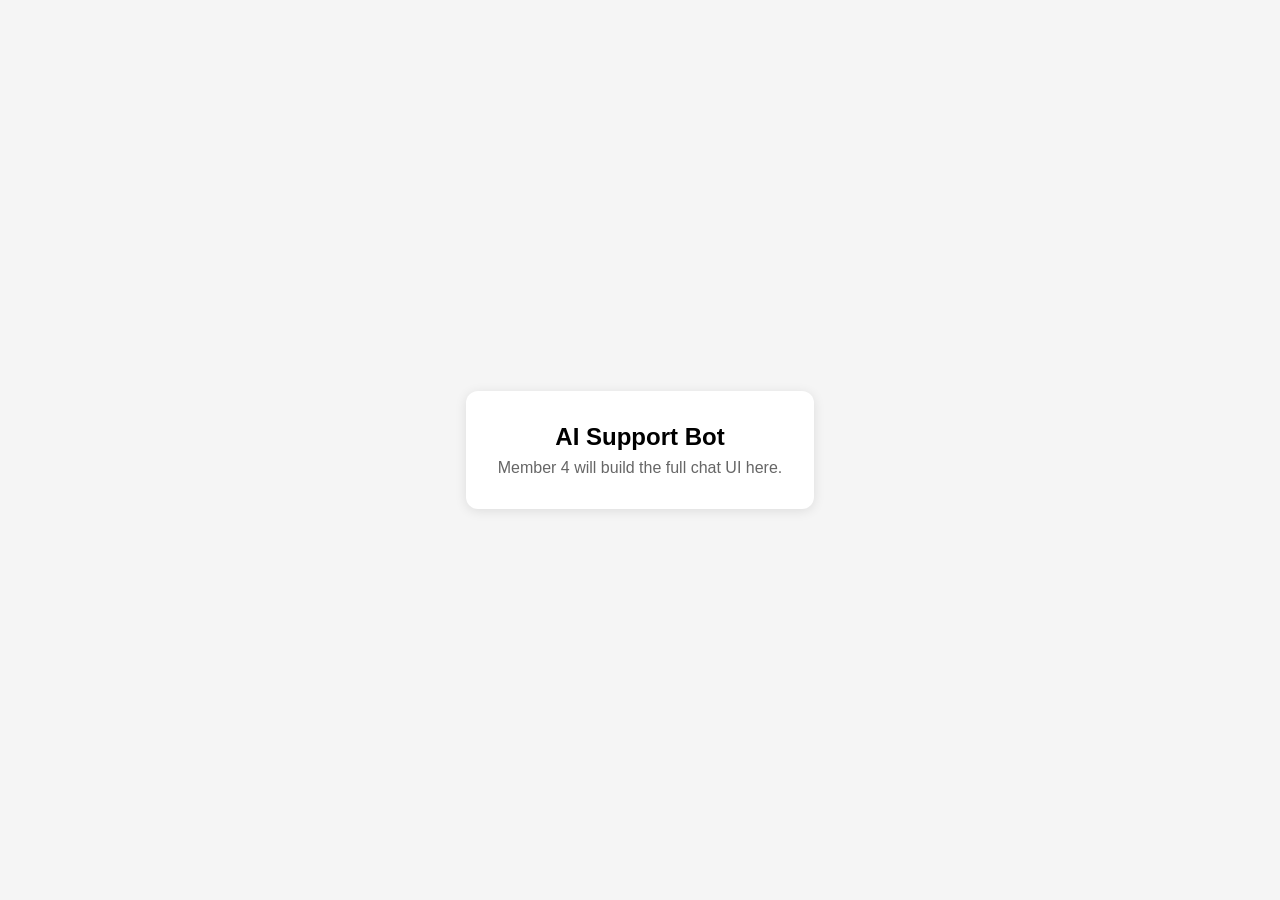
<file: templates/index.html>
<!DOCTYPE html>
<html lang="en">
<head>
  <meta charset="UTF-8">
  <title>AI Support Bot</title>
  <style>
    body { font-family: sans-serif; display: flex; justify-content: center;
           align-items: center; height: 100vh; margin: 0; background: #f5f5f5; }
    .box { background: white; padding: 2rem; border-radius: 12px;
           text-align: center; box-shadow: 0 2px 12px rgba(0,0,0,0.1); }
    h2 { margin: 0 0 8px; }
    p  { color: #666; margin: 0; }
  </style>
</head>
<body>
  <div class="box">
    <h2>AI Support Bot</h2>
    <p>Member 4 will build the full chat UI here.</p>
  </div>
</body>
</html>
</file>
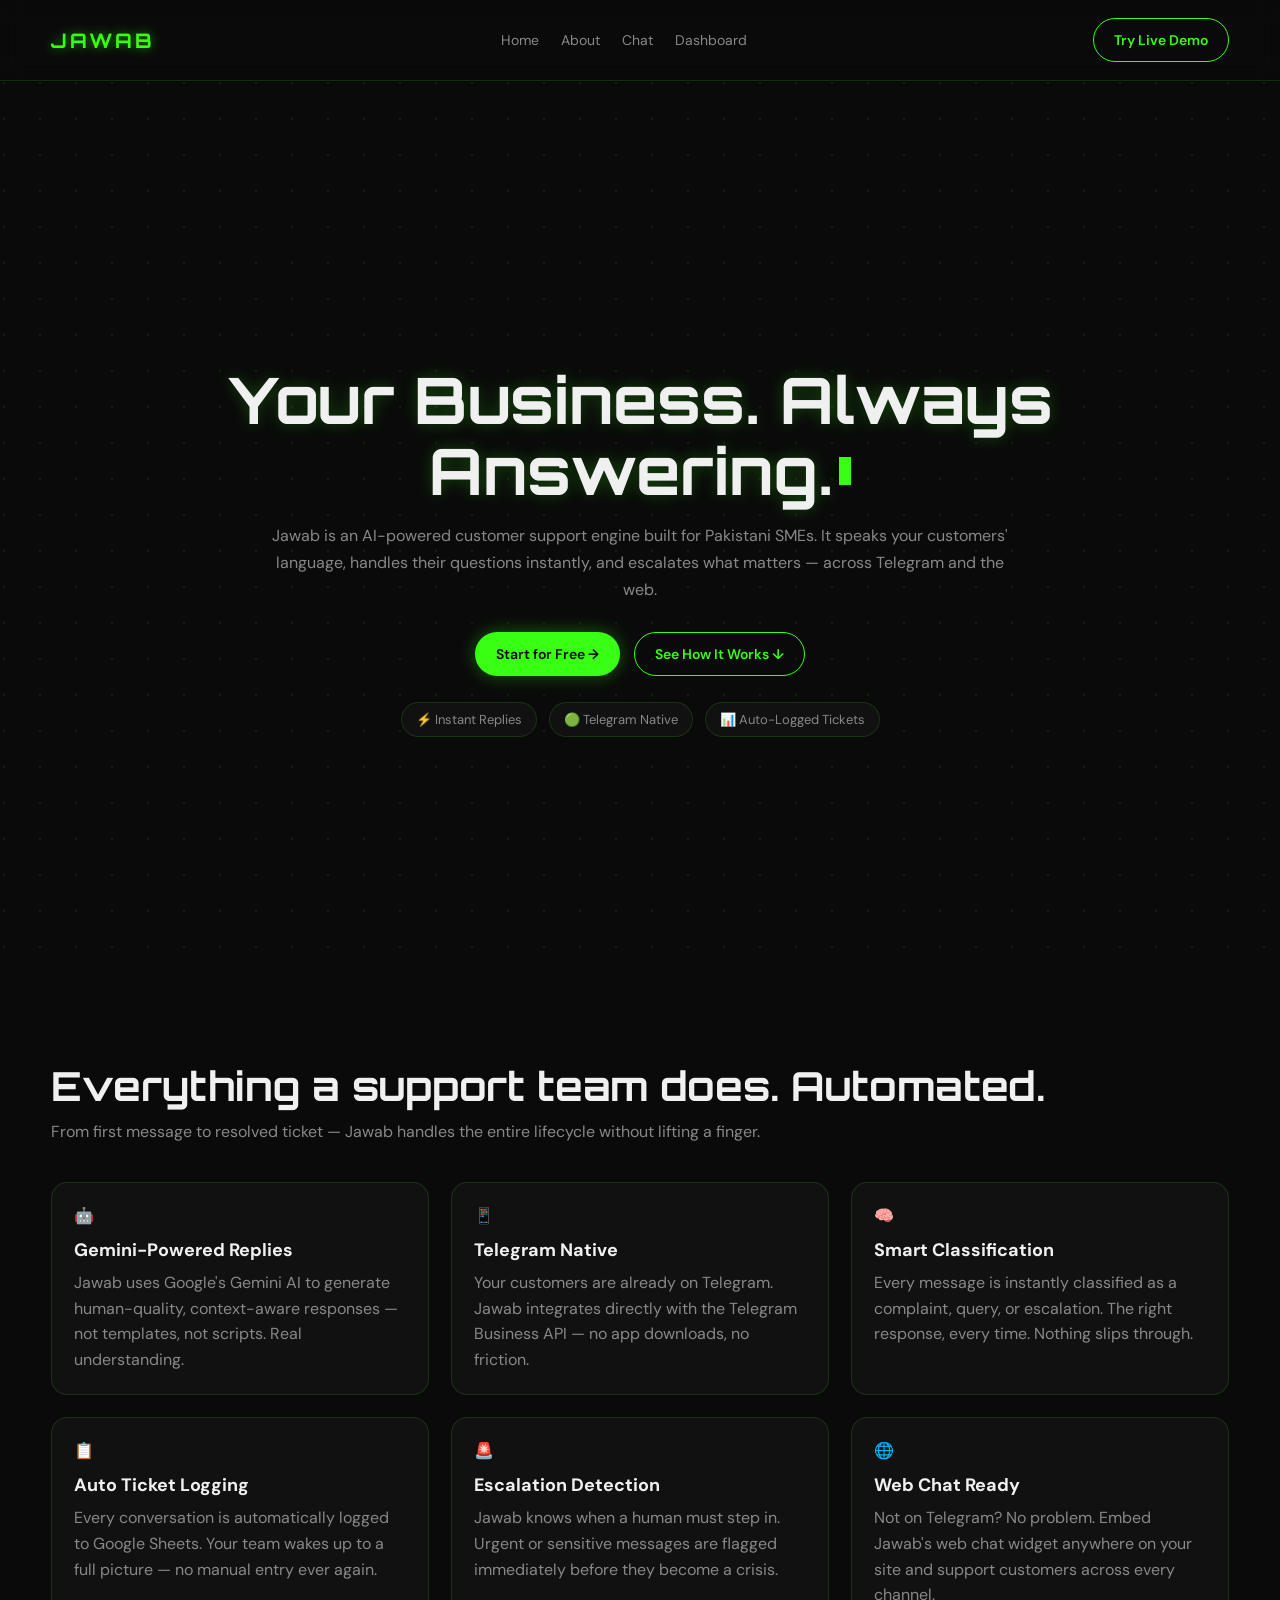
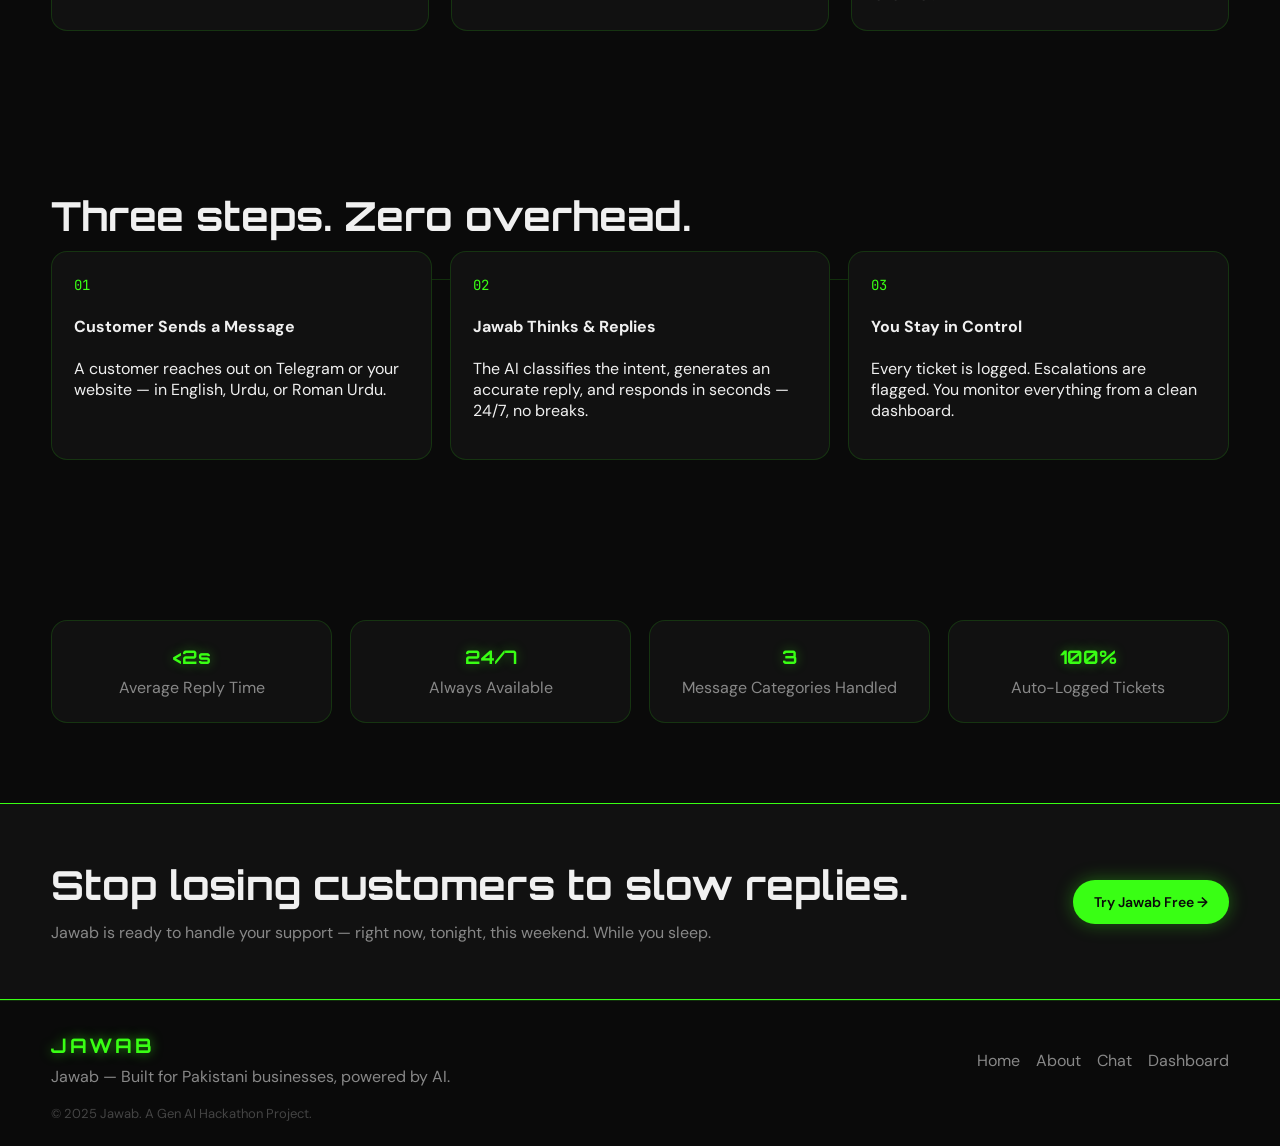
<file: frontend/pages/index.html>
<!DOCTYPE html>
<html lang="en">
<head>
  <meta charset="UTF-8">
  <meta name="viewport" content="width=device-width, initial-scale=1">
  <title>Jawab | AI Customer Support for SMEs</title>
  <link rel="preconnect" href="https://fonts.googleapis.com">
  <link rel="preconnect" href="https://fonts.gstatic.com" crossorigin>
  <link href="https://fonts.googleapis.com/css2?family=Orbitron:wght@400;600;700;900&family=DM+Sans:wght@300;400;500;600&family=JetBrains+Mono:wght@400;500&display=swap" rel="stylesheet">
  <style>
    :root {
      --bg-primary: #0a0a0a;
      --bg-secondary: #111111;
      --bg-tertiary: #1a1a1a;
      --neon-green: #39ff14;
      --neon-green-dim: #25b80d;
      --neon-green-faint: rgba(57, 255, 20, 0.08);
      --text-primary: #f0f0f0;
      --text-secondary: #888888;
      --text-dim: #444444;
      --border-color: rgba(57, 255, 20, 0.15);
      --border-active: rgba(57, 255, 20, 0.5);
      --danger: #ff4444;
      --warning: #ffaa00;
      --success: #39ff14;
    }

    * { box-sizing: border-box; }
    html { scroll-behavior: smooth; }
    body {
      margin: 0;
      min-height: 100vh;
      display: flex;
      flex-direction: column;
      background: var(--bg-primary);
      color: var(--text-primary);
      font-family: "DM Sans", sans-serif;
      opacity: 0;
      transition: opacity 0.3s ease;
    }
    body.page-ready { opacity: 1; }
    body.page-fade-out { opacity: 0; }

    a { color: inherit; text-decoration: none; }

    .container {
      width: min(1200px, 92vw);
      margin: 0 auto;
    }

    .nav {
      position: sticky;
      top: 0;
      z-index: 20;
      background: rgba(10, 10, 10, 0.9);
      backdrop-filter: blur(10px);
      border-bottom: 1px solid var(--border-color);
    }
    .nav-inner {
      display: flex;
      align-items: center;
      justify-content: space-between;
      padding: 18px 0;
      gap: 20px;
    }
    .logo {
      font-family: "Orbitron", sans-serif;
      letter-spacing: 3px;
      font-weight: 700;
      font-size: 20px;
      color: var(--neon-green);
      text-shadow: 0 0 12px rgba(57, 255, 20, 0.6);
      animation: glowPulse 2.4s ease-in-out infinite;
    }
    .nav-links {
      display: flex;
      gap: 22px;
      font-size: 14px;
      color: var(--text-secondary);
    }
    .nav-links a {
      transition: color 0.2s ease;
    }
    .nav-links a:hover { color: var(--text-primary); }

    .btn {
      display: inline-flex;
      align-items: center;
      justify-content: center;
      gap: 10px;
      padding: 12px 20px;
      border-radius: 999px;
      font-size: 14px;
      font-weight: 600;
      border: 1px solid transparent;
      transition: transform 0.2s ease, box-shadow 0.2s ease, border-color 0.2s ease;
      cursor: pointer;
    }
    .btn:active { transform: scale(0.97); }
    .btn-primary {
      background: var(--neon-green);
      color: #0a0a0a;
      box-shadow: 0 0 18px rgba(57, 255, 20, 0.35);
    }
    .btn-primary:hover { box-shadow: 0 0 24px rgba(57, 255, 20, 0.55); }
    .btn-outline {
      border-color: var(--neon-green);
      color: var(--neon-green);
      background: transparent;
    }
    .btn-outline:hover { border-color: var(--border-active); }

    .hero {
      position: relative;
      min-height: 100vh;
      display: grid;
      place-items: center;
      overflow: hidden;
      padding: 120px 0 80px;
    }
    #hero-canvas {
      position: absolute;
      inset: 0;
      width: 100%;
      height: 100%;
      opacity: 0.6;
    }
    .hero-content {
      position: relative;
      z-index: 2;
      text-align: center;
    }
    .hero-title {
      font-family: "Orbitron", sans-serif;
      font-size: clamp(36px, 6vw, 64px);
      line-height: 1.1;
      margin: 0 0 16px;
      text-shadow: 0 0 16px rgba(57, 255, 20, 0.25);
      animation: glowPulse 2.6s ease-in-out infinite;
    }
    .typed-line {
      display: inline-flex;
      align-items: center;
      gap: 6px;
    }
    .cursor {
      width: 12px;
      height: 28px;
      background: var(--neon-green);
      display: inline-block;
      animation: cursorBlink 0.9s steps(1) infinite;
    }
    .hero-sub {
      max-width: 760px;
      margin: 0 auto 28px;
      color: var(--text-secondary);
      font-size: 16px;
      line-height: 1.7;
    }
    .hero-cta {
      display: flex;
      flex-wrap: wrap;
      justify-content: center;
      gap: 14px;
      margin-bottom: 26px;
    }
    .trust-badges {
      display: flex;
      flex-wrap: wrap;
      justify-content: center;
      gap: 12px;
      color: var(--text-secondary);
      font-size: 13px;
    }
    .badge-pill {
      border: 1px solid var(--border-color);
      padding: 8px 14px;
      border-radius: 999px;
      background: var(--bg-secondary);
    }

    .section {
      padding: 80px 0;
    }
    .section-title {
      font-family: "Orbitron", sans-serif;
      font-size: clamp(24px, 3.5vw, 40px);
      margin: 0 0 10px;
    }
    .section-sub {
      color: var(--text-secondary);
      margin: 0 0 40px;
      max-width: 760px;
    }

    .grid-3 {
      display: grid;
      grid-template-columns: repeat(3, minmax(0, 1fr));
      gap: 22px;
    }
    .card {
      background: var(--bg-secondary);
      border: 1px solid var(--border-color);
      border-radius: 16px;
      padding: 22px;
      transition: transform 0.2s ease, box-shadow 0.2s ease, border-color 0.2s ease;
    }
    .card:hover {
      transform: translateY(-4px);
      border-color: var(--border-active);
      box-shadow: 0 0 18px rgba(57, 255, 20, 0.18);
    }
    .card h4 {
      margin: 12px 0 8px;
      font-size: 18px;
    }
    .card p {
      margin: 0;
      color: var(--text-secondary);
      line-height: 1.6;
    }

    .flow {
      display: grid;
      grid-template-columns: repeat(3, minmax(0, 1fr));
      gap: 18px;
      position: relative;
    }
    .flow::before {
      content: "";
      position: absolute;
      top: 28px;
      left: 10%;
      right: 10%;
      height: 1px;
      background: var(--border-color);
    }
    .flow-step {
      background: var(--bg-secondary);
      border: 1px solid var(--border-color);
      border-radius: 16px;
      padding: 22px;
      text-align: left;
      position: relative;
      z-index: 1;
    }
    .flow-step span {
      font-family: "JetBrains Mono", monospace;
      color: var(--neon-green);
      font-size: 14px;
    }

    .stats {
      display: grid;
      grid-template-columns: repeat(4, minmax(0, 1fr));
      gap: 18px;
    }
    .stat-card {
      background: var(--bg-secondary);
      border: 1px solid var(--border-color);
      border-radius: 16px;
      padding: 24px;
      text-align: center;
    }
    .stat-card h3 {
      font-family: "Orbitron", sans-serif;
      color: var(--neon-green);
      margin: 0 0 8px;
      text-shadow: 0 0 12px rgba(57, 255, 20, 0.4);
    }
    .stat-card p { color: var(--text-secondary); margin: 0; }

    .cta-banner {
      border-top: 1px solid var(--neon-green);
      border-bottom: 1px solid var(--neon-green);
      background: var(--bg-secondary);
      padding: 56px 0;
    }
    .cta-inner {
      display: flex;
      flex-wrap: wrap;
      align-items: center;
      justify-content: space-between;
      gap: 20px;
    }
    .cta-inner h2 {
      margin: 0 0 12px;
      font-family: "Orbitron", sans-serif;
      font-size: clamp(24px, 4vw, 40px);
    }
    .cta-inner p { margin: 0; color: var(--text-secondary); }

    .footer {
      margin-top: auto;
      border-top: 1px solid var(--border-color);
      background: var(--bg-primary);
      padding: 32px 0 24px;
    }
    .footer-top {
      display: flex;
      flex-wrap: wrap;
      align-items: center;
      justify-content: space-between;
      gap: 16px;
    }
    .footer p { color: var(--text-secondary); margin: 8px 0 0; }
    .footer-links { display: flex; gap: 16px; color: var(--text-secondary); }
    .footer-bottom { margin-top: 18px; color: var(--text-dim); font-size: 13px; }

    .reveal {
      opacity: 0;
      transform: translateY(30px);
      transition: opacity 0.6s ease, transform 0.6s ease;
    }
    .reveal.visible {
      opacity: 1;
      transform: translateY(0);
    }

    @keyframes glowPulse {
      0%, 100% { text-shadow: 0 0 12px rgba(57, 255, 20, 0.4); }
      50% { text-shadow: 0 0 22px rgba(57, 255, 20, 0.8); }
    }
    @keyframes cursorBlink {
      0%, 50% { opacity: 1; }
      51%, 100% { opacity: 0; }
    }

    ::-webkit-scrollbar { width: 8px; }
    ::-webkit-scrollbar-track { background: var(--bg-primary); }
    ::-webkit-scrollbar-thumb {
      background: var(--neon-green-dim);
      border-radius: 10px;
    }
    * { scrollbar-width: thin; scrollbar-color: var(--neon-green-dim) var(--bg-primary); }

    @media (max-width: 900px) {
      .nav-inner { flex-direction: column; align-items: flex-start; }
      .grid-3 { grid-template-columns: repeat(2, minmax(0, 1fr)); }
      .flow, .stats { grid-template-columns: 1fr; }
      .flow::before { display: none; }
    }
    @media (max-width: 600px) {
      .grid-3 { grid-template-columns: 1fr; }
      .nav-links { flex-wrap: wrap; gap: 12px; }
      .hero { padding-top: 140px; }
    }
    @media (prefers-reduced-motion: reduce) {
      * { animation: none !important; transition: none !important; }
    }
  </style>
</head>
<body>
  <nav class="nav">
    <div class="container nav-inner">
      <div class="logo">JAWAB</div>
      <div class="nav-links">
        <a href="index.html" data-route="home">Home</a>
        <a href="about.html" data-route="about">About</a>
        <a href="chat.html" data-route="chat">Chat</a>
        <a href="dashboard.html" data-route="dashboard">Dashboard</a>
      </div>
      <a class="btn btn-outline" href="chat.html" data-route="chat">Try Live Demo</a>
    </div>
  </nav>

  <main>
    <section class="hero">
      <canvas id="hero-canvas"></canvas>
      <div class="container hero-content">
        <h1 class="hero-title">
          Your Business. Always<br>
          <span class="typed-line"><span id="typed-text">Answering.</span><span class="cursor"></span></span>
        </h1>
        <p class="hero-sub">
          Jawab is an AI-powered customer support engine built for Pakistani SMEs. It speaks your customers' language,
          handles their questions instantly, and escalates what matters &mdash; across Telegram and the web.
        </p>
        <div class="hero-cta">
          <a class="btn btn-primary" href="chat.html" data-route="chat">Start for Free &#8594;</a>
          <a class="btn btn-outline" href="#features">See How It Works &#8595;</a>
        </div>
        <div class="trust-badges">
          <div class="badge-pill">&#9889; Instant Replies</div>
          <div class="badge-pill">&#128994; Telegram Native</div>
          <div class="badge-pill">&#128202; Auto-Logged Tickets</div>
        </div>
      </div>
    </section>

    <section id="features" class="section">
      <div class="container reveal">
        <h2 class="section-title">Everything a support team does. Automated.</h2>
        <p class="section-sub">
          From first message to resolved ticket &mdash; Jawab handles the entire lifecycle without lifting a finger.
        </p>
      </div>
      <div class="container grid-3">
        <div class="card reveal">
          <div class="icon">&#129302;</div>
          <h4>Gemini-Powered Replies</h4>
          <p>Jawab uses Google's Gemini AI to generate human-quality, context-aware responses &mdash; not templates, not scripts. Real understanding.</p>
        </div>
        <div class="card reveal">
          <div class="icon">&#128241;</div>
          <h4>Telegram Native</h4>
          <p>Your customers are already on Telegram. Jawab integrates directly with the Telegram Business API &mdash; no app downloads, no friction.</p>
        </div>
        <div class="card reveal">
          <div class="icon">&#129504;</div>
          <h4>Smart Classification</h4>
          <p>Every message is instantly classified as a complaint, query, or escalation. The right response, every time. Nothing slips through.</p>
        </div>
        <div class="card reveal">
          <div class="icon">&#128203;</div>
          <h4>Auto Ticket Logging</h4>
          <p>Every conversation is automatically logged to Google Sheets. Your team wakes up to a full picture &mdash; no manual entry ever again.</p>
        </div>
        <div class="card reveal">
          <div class="icon">&#128680;</div>
          <h4>Escalation Detection</h4>
          <p>Jawab knows when a human must step in. Urgent or sensitive messages are flagged immediately before they become a crisis.</p>
        </div>
        <div class="card reveal">
          <div class="icon">&#127760;</div>
          <h4>Web Chat Ready</h4>
          <p>Not on Telegram? No problem. Embed Jawab's web chat widget anywhere on your site and support customers across every channel.</p>
        </div>
      </div>
    </section>

    <section class="section">
      <div class="container reveal">
        <h2 class="section-title">Three steps. Zero overhead.</h2>
      </div>
      <div class="container flow">
        <div class="flow-step reveal">
          <span>01</span>
          <h4>Customer Sends a Message</h4>
          <p>A customer reaches out on Telegram or your website &mdash; in English, Urdu, or Roman Urdu.</p>
        </div>
        <div class="flow-step reveal">
          <span>02</span>
          <h4>Jawab Thinks &amp; Replies</h4>
          <p>The AI classifies the intent, generates an accurate reply, and responds in seconds &mdash; 24/7, no breaks.</p>
        </div>
        <div class="flow-step reveal">
          <span>03</span>
          <h4>You Stay in Control</h4>
          <p>Every ticket is logged. Escalations are flagged. You monitor everything from a clean dashboard.</p>
        </div>
      </div>
    </section>

    <section class="section">
      <div class="container stats">
        <div class="stat-card reveal">
          <h3>&lt;2s</h3>
          <p>Average Reply Time</p>
        </div>
        <div class="stat-card reveal">
          <h3>24/7</h3>
          <p>Always Available</p>
        </div>
        <div class="stat-card reveal">
          <h3>3</h3>
          <p>Message Categories Handled</p>
        </div>
        <div class="stat-card reveal">
          <h3>100%</h3>
          <p>Auto-Logged Tickets</p>
        </div>
      </div>
    </section>

    <section class="cta-banner">
      <div class="container cta-inner reveal">
        <div>
          <h2>Stop losing customers to slow replies.</h2>
          <p>Jawab is ready to handle your support &mdash; right now, tonight, this weekend. While you sleep.</p>
        </div>
        <a class="btn btn-primary" href="chat.html" data-route="chat">Try Jawab Free &#8594;</a>
      </div>
    </section>
  </main>

  <footer class="footer">
    <div class="container">
      <div class="footer-top">
        <div>
          <div class="logo">JAWAB</div>
          <p>Jawab &mdash; Built for Pakistani businesses, powered by AI.</p>
        </div>
        <div class="footer-links">
          <a href="index.html" data-route="home">Home</a>
          <a href="about.html" data-route="about">About</a>
          <a href="chat.html" data-route="chat">Chat</a>
          <a href="dashboard.html" data-route="dashboard">Dashboard</a>
        </div>
      </div>
      <div class="footer-bottom">&copy; 2025 Jawab. A Gen AI Hackathon Project.</div>
    </div>
  </footer>

  <script>
    (function () {
      const typedWords = ["Answering.", "Available.", "Intelligent."];
      let typedIndex = 0;
      let typedChar = 0;
      let typingForward = true;

      function runTypingCycle() {
        const target = document.getElementById("typed-text");
        if (!target) return;

        const word = typedWords[typedIndex];
        if (typingForward) {
          typedChar += 1;
          if (typedChar >= word.length) {
            typingForward = false;
            setTimeout(runTypingCycle, 1200);
            target.textContent = word;
            return;
          }
        } else {
          typedChar -= 1;
          if (typedChar <= 0) {
            typingForward = true;
            typedIndex = (typedIndex + 1) % typedWords.length;
            setTimeout(runTypingCycle, 300);
            target.textContent = "";
            return;
          }
        }

        target.textContent = word.slice(0, typedChar);
        setTimeout(runTypingCycle, typingForward ? 90 : 40);
      }

      function initHeroCanvas() {
        const canvas = document.getElementById("hero-canvas");
        if (!canvas) return;
        const ctx = canvas.getContext("2d");
        let width = 0;
        let height = 0;
        let t = 0;

        function resize() {
          width = canvas.parentElement.clientWidth;
          height = canvas.parentElement.clientHeight;
          canvas.width = width;
          canvas.height = height;
        }

        function draw() {
          t += 0.6;
          ctx.clearRect(0, 0, width, height);
          ctx.fillStyle = "rgba(57, 255, 20, 0.15)";
          const spacing = 36;
          const offset = (t % spacing);
          for (let x = -spacing; x < width + spacing; x += spacing) {
            for (let y = -spacing; y < height + spacing; y += spacing) {
              const dx = x + offset * 0.4;
              const dy = y + offset * 0.2;
              ctx.beginPath();
              ctx.arc(dx, dy, 1.4, 0, Math.PI * 2);
              ctx.fill();
            }
          }
          requestAnimationFrame(draw);
        }

        resize();
        window.addEventListener("resize", resize);
        requestAnimationFrame(draw);
      }

      function initReveal() {
        const targets = document.querySelectorAll(".reveal");
        if (!targets.length) return;
        const observer = new IntersectionObserver((entries) => {
          entries.forEach((entry) => {
            if (entry.isIntersecting) {
              entry.target.classList.add("visible");
              observer.unobserve(entry.target);
            }
          });
        }, { threshold: 0.2 });
        targets.forEach((el) => observer.observe(el));
      }

      function applyRouteLinks() {
        const routeMap = {
          home: "/",
          about: "/about",
          chat: "/chat-page",
          dashboard: "/dashboard"
        };
        const isHttp = window.location.protocol === "http:" || window.location.protocol === "https:";
        if (!isHttp) return;
        document.querySelectorAll("[data-route]").forEach((link) => {
          const key = link.getAttribute("data-route");
          if (routeMap[key]) {
            link.setAttribute("href", routeMap[key]);
          }
        });
      }

      function initPageTransitions() {
        document.querySelectorAll("a[href]").forEach((link) => {
          const href = link.getAttribute("href");
          if (!href || href.startsWith("#") || href.startsWith("mailto:") || href.startsWith("tel:")) {
            return;
          }
          const url = new URL(link.href, window.location.href);
          if (url.origin !== window.location.origin) return;
          link.addEventListener("click", (event) => {
            if (event.metaKey || event.ctrlKey || event.shiftKey || event.altKey) return;
            event.preventDefault();
            document.body.classList.add("page-fade-out");
            setTimeout(() => { window.location.href = url.href; }, 250);
          });
        });
      }

      document.addEventListener("DOMContentLoaded", () => {
        document.body.classList.add("page-ready");
        applyRouteLinks();
        runTypingCycle();
        initHeroCanvas();
        initReveal();
        initPageTransitions();
      });
    })();
  </script>
</body>
</html>
</file>
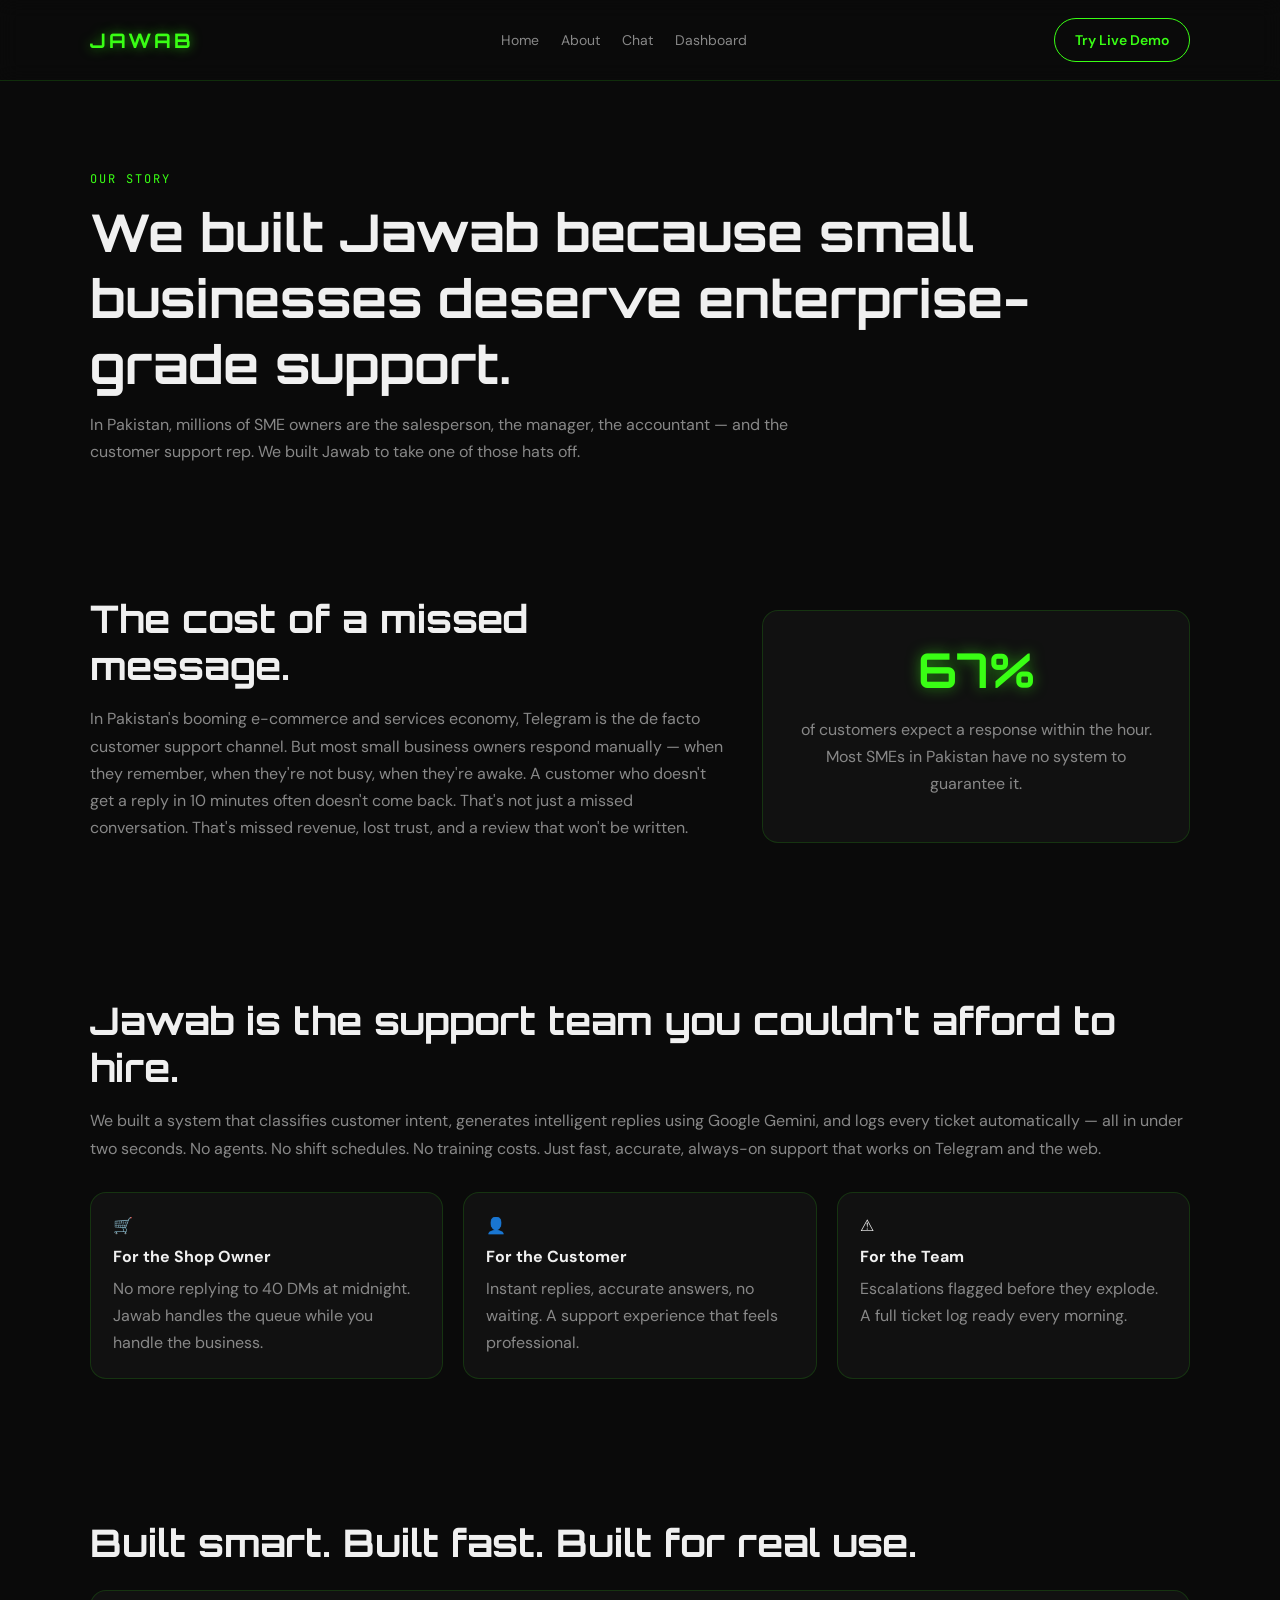
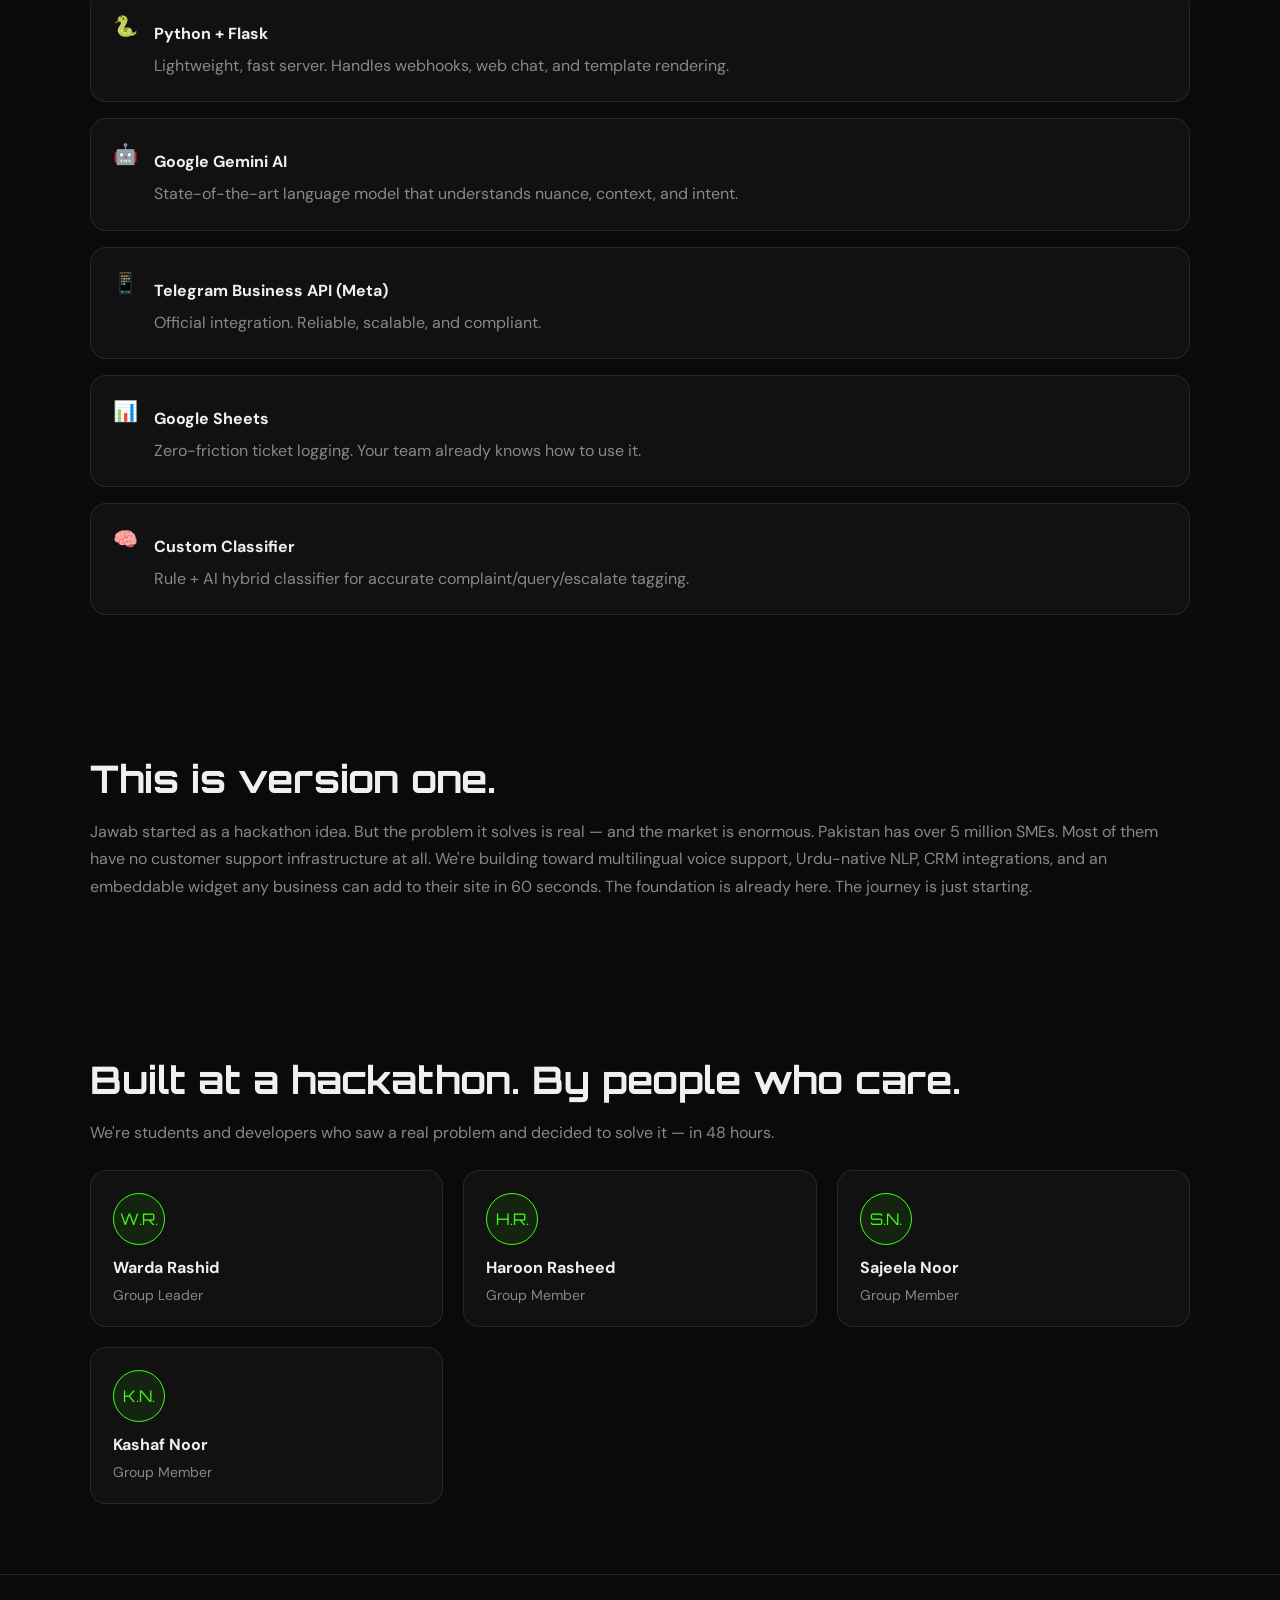
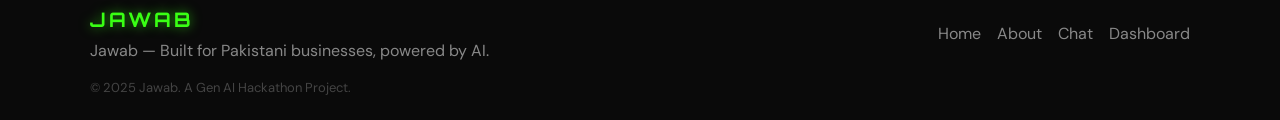
<file: frontend/pages/about.html>
<!DOCTYPE html>
<html lang="en">
<head>
  <meta charset="UTF-8">
  <meta name="viewport" content="width=device-width, initial-scale=1">
  <title>About | Jawab</title>
  <link rel="preconnect" href="https://fonts.googleapis.com">
  <link rel="preconnect" href="https://fonts.gstatic.com" crossorigin>
  <link href="https://fonts.googleapis.com/css2?family=Orbitron:wght@400;600;700;900&family=DM+Sans:wght@300;400;500;600&family=JetBrains+Mono:wght@400;500&display=swap" rel="stylesheet">
  <style>
    :root {
      --bg-primary: #0a0a0a;
      --bg-secondary: #111111;
      --bg-tertiary: #1a1a1a;
      --neon-green: #39ff14;
      --neon-green-dim: #25b80d;
      --neon-green-faint: rgba(57, 255, 20, 0.08);
      --text-primary: #f0f0f0;
      --text-secondary: #888888;
      --text-dim: #444444;
      --border-color: rgba(57, 255, 20, 0.15);
      --border-active: rgba(57, 255, 20, 0.5);
      --danger: #ff4444;
      --warning: #ffaa00;
      --success: #39ff14;
    }

    * { box-sizing: border-box; }
    html { scroll-behavior: smooth; }
    body {
      margin: 0;
      min-height: 100vh;
      display: flex;
      flex-direction: column;
      background: var(--bg-primary);
      color: var(--text-primary);
      font-family: "DM Sans", sans-serif;
      opacity: 0;
      transition: opacity 0.3s ease;
    }
    body.page-ready { opacity: 1; }
    body.page-fade-out { opacity: 0; }
    a { color: inherit; text-decoration: none; }

    .container {
      width: min(1100px, 92vw);
      margin: 0 auto;
    }

    .nav {
      position: sticky;
      top: 0;
      z-index: 20;
      background: rgba(10, 10, 10, 0.9);
      backdrop-filter: blur(10px);
      border-bottom: 1px solid var(--border-color);
    }
    .nav-inner {
      display: flex;
      align-items: center;
      justify-content: space-between;
      padding: 18px 0;
      gap: 20px;
    }
    .logo {
      font-family: "Orbitron", sans-serif;
      letter-spacing: 3px;
      font-weight: 700;
      font-size: 20px;
      color: var(--neon-green);
      text-shadow: 0 0 12px rgba(57, 255, 20, 0.6);
      animation: glowPulse 2.4s ease-in-out infinite;
    }
    .nav-links {
      display: flex;
      gap: 22px;
      font-size: 14px;
      color: var(--text-secondary);
    }
    .nav-links a { transition: color 0.2s ease; }
    .nav-links a:hover { color: var(--text-primary); }

    .btn {
      display: inline-flex;
      align-items: center;
      justify-content: center;
      gap: 10px;
      padding: 12px 20px;
      border-radius: 999px;
      font-size: 14px;
      font-weight: 600;
      border: 1px solid transparent;
      transition: transform 0.2s ease, box-shadow 0.2s ease, border-color 0.2s ease;
      cursor: pointer;
    }
    .btn:active { transform: scale(0.97); }
    .btn-outline {
      border-color: var(--neon-green);
      color: var(--neon-green);
      background: transparent;
    }

    .page-hero {
      padding: 90px 0 60px;
    }
    .eyebrow {
      font-family: "JetBrains Mono", monospace;
      color: var(--neon-green);
      letter-spacing: 2px;
      font-size: 12px;
      margin-bottom: 12px;
    }
    h1 {
      font-family: "Orbitron", sans-serif;
      font-size: clamp(30px, 4.8vw, 52px);
      margin: 0 0 14px;
    }
    .hero-sub {
      color: var(--text-secondary);
      max-width: 720px;
      margin: 0;
      line-height: 1.7;
    }

    .section { padding: 70px 0; }
    .section h2 {
      font-family: "Orbitron", sans-serif;
      font-size: clamp(22px, 3.5vw, 38px);
      margin: 0 0 16px;
    }
    .section p { color: var(--text-secondary); line-height: 1.7; }

    .two-col {
      display: grid;
      grid-template-columns: 1.2fr 0.8fr;
      gap: 30px;
      align-items: center;
    }
    .stat-card {
      background: var(--bg-secondary);
      border: 1px solid var(--border-color);
      border-radius: 16px;
      padding: 28px;
      text-align: center;
    }
    .stat-card h3 {
      font-family: "Orbitron", sans-serif;
      font-size: 48px;
      margin: 0 0 10px;
      color: var(--neon-green);
      text-shadow: 0 0 14px rgba(57, 255, 20, 0.5);
    }

    .value-grid {
      display: grid;
      grid-template-columns: repeat(3, minmax(0, 1fr));
      gap: 20px;
      margin-top: 30px;
    }
    .card {
      background: var(--bg-secondary);
      border: 1px solid var(--border-color);
      border-radius: 16px;
      padding: 22px;
      transition: transform 0.2s ease, box-shadow 0.2s ease, border-color 0.2s ease;
    }
    .card:hover {
      transform: translateY(-4px);
      border-color: var(--border-active);
      box-shadow: 0 0 18px rgba(57, 255, 20, 0.18);
    }
    .card h4 { margin: 10px 0 8px; }
    .card p { margin: 0; }

    .stacked {
      display: grid;
      gap: 16px;
      margin-top: 24px;
    }
    .stacked .card {
      display: flex;
      gap: 16px;
      align-items: flex-start;
    }
    .stacked .icon {
      font-size: 20px;
      color: var(--neon-green);
    }

    .team-grid {
      display: grid;
      grid-template-columns: repeat(3, minmax(0, 1fr));
      gap: 20px;
      margin-top: 24px;
    }
    .avatar {
      width: 52px;
      height: 52px;
      border-radius: 50%;
      background: var(--neon-green-faint);
      border: 1px solid var(--neon-green);
      color: var(--neon-green);
      font-family: "Orbitron", sans-serif;
      display: grid;
      place-items: center;
      margin-bottom: 12px;
    }
    .role { color: var(--text-secondary); font-size: 14px; }

    .footer {
      margin-top: auto;
      border-top: 1px solid var(--border-color);
      background: var(--bg-primary);
      padding: 32px 0 24px;
    }
    .footer-top {
      display: flex;
      flex-wrap: wrap;
      align-items: center;
      justify-content: space-between;
      gap: 16px;
    }
    .footer p { color: var(--text-secondary); margin: 8px 0 0; }
    .footer-links { display: flex; gap: 16px; color: var(--text-secondary); }
    .footer-bottom { margin-top: 18px; color: var(--text-dim); font-size: 13px; }

    .reveal {
      opacity: 0;
      transform: translateY(30px);
      transition: opacity 0.6s ease, transform 0.6s ease;
    }
    .reveal.visible { opacity: 1; transform: translateY(0); }

    @keyframes glowPulse {
      0%, 100% { text-shadow: 0 0 12px rgba(57, 255, 20, 0.4); }
      50% { text-shadow: 0 0 22px rgba(57, 255, 20, 0.8); }
    }

    ::-webkit-scrollbar { width: 8px; }
    ::-webkit-scrollbar-track { background: var(--bg-primary); }
    ::-webkit-scrollbar-thumb {
      background: var(--neon-green-dim);
      border-radius: 10px;
    }
    * { scrollbar-width: thin; scrollbar-color: var(--neon-green-dim) var(--bg-primary); }

    @media (max-width: 900px) {
      .nav-inner { flex-direction: column; align-items: flex-start; }
      .two-col { grid-template-columns: 1fr; }
      .value-grid, .team-grid { grid-template-columns: 1fr; }
    }
    @media (prefers-reduced-motion: reduce) {
      * { animation: none !important; transition: none !important; }
    }
  </style>
</head>
<body>
  <nav class="nav">
    <div class="container nav-inner">
      <div class="logo">JAWAB</div>
      <div class="nav-links">
        <a href="index.html" data-route="home">Home</a>
        <a href="about.html" data-route="about">About</a>
        <a href="chat.html" data-route="chat">Chat</a>
        <a href="dashboard.html" data-route="dashboard">Dashboard</a>
      </div>
      <a class="btn btn-outline" href="chat.html" data-route="chat">Try Live Demo</a>
    </div>
  </nav>

  <main>
    <section class="page-hero">
      <div class="container reveal">
        <div class="eyebrow">OUR STORY</div>
        <h1>We built Jawab because small businesses deserve enterprise-grade support.</h1>
        <p class="hero-sub">In Pakistan, millions of SME owners are the salesperson, the manager, the accountant &mdash; and the customer support rep. We built Jawab to take one of those hats off.</p>
      </div>
    </section>

    <section class="section">
      <div class="container two-col">
        <div class="reveal">
          <h2>The cost of a missed message.</h2>
          <p>In Pakistan's booming e-commerce and services economy, Telegram is the de facto customer support channel. But most small business owners respond manually &mdash; when they remember, when they're not busy, when they're awake. A customer who doesn't get a reply in 10 minutes often doesn't come back. That's not just a missed conversation. That's missed revenue, lost trust, and a review that won't be written.</p>
        </div>
        <div class="stat-card reveal">
          <h3>67%</h3>
          <p>of customers expect a response within the hour. Most SMEs in Pakistan have no system to guarantee it.</p>
        </div>
      </div>
    </section>

    <section class="section">
      <div class="container reveal">
        <h2>Jawab is the support team you couldn't afford to hire.</h2>
        <p>We built a system that classifies customer intent, generates intelligent replies using Google Gemini, and logs every ticket automatically &mdash; all in under two seconds. No agents. No shift schedules. No training costs. Just fast, accurate, always-on support that works on Telegram and the web.</p>
        <div class="value-grid">
          <div class="card reveal">
            <div class="icon">&#128722;</div>
            <h4>For the Shop Owner</h4>
            <p>No more replying to 40 DMs at midnight. Jawab handles the queue while you handle the business.</p>
          </div>
          <div class="card reveal">
            <div class="icon">&#128100;</div>
            <h4>For the Customer</h4>
            <p>Instant replies, accurate answers, no waiting. A support experience that feels professional.</p>
          </div>
          <div class="card reveal">
            <div class="icon">&#9888;</div>
            <h4>For the Team</h4>
            <p>Escalations flagged before they explode. A full ticket log ready every morning.</p>
          </div>
        </div>
      </div>
    </section>

    <section class="section">
      <div class="container reveal">
        <h2>Built smart. Built fast. Built for real use.</h2>
        <div class="stacked">
          <div class="card reveal">
            <div class="icon">&#128013;</div>
            <div>
              <h4>Python + Flask</h4>
              <p>Lightweight, fast server. Handles webhooks, web chat, and template rendering.</p>
            </div>
          </div>
          <div class="card reveal">
            <div class="icon">&#129302;</div>
            <div>
              <h4>Google Gemini AI</h4>
              <p>State-of-the-art language model that understands nuance, context, and intent.</p>
            </div>
          </div>
          <div class="card reveal">
            <div class="icon">&#128241;</div>
            <div>
              <h4>Telegram Business API (Meta)</h4>
              <p>Official integration. Reliable, scalable, and compliant.</p>
            </div>
          </div>
          <div class="card reveal">
            <div class="icon">&#128202;</div>
            <div>
              <h4>Google Sheets</h4>
              <p>Zero-friction ticket logging. Your team already knows how to use it.</p>
            </div>
          </div>
          <div class="card reveal">
            <div class="icon">&#129504;</div>
            <div>
              <h4>Custom Classifier</h4>
              <p>Rule + AI hybrid classifier for accurate complaint/query/escalate tagging.</p>
            </div>
          </div>
        </div>
      </div>
    </section>

    <section class="section">
      <div class="container reveal">
        <h2>This is version one.</h2>
        <p>Jawab started as a hackathon idea. But the problem it solves is real &mdash; and the market is enormous. Pakistan has over 5 million SMEs. Most of them have no customer support infrastructure at all. We're building toward multilingual voice support, Urdu-native NLP, CRM integrations, and an embeddable widget any business can add to their site in 60 seconds. The foundation is already here. The journey is just starting.</p>
      </div>
    </section>

    <section class="section">
      <div class="container reveal">
        <h2>Built at a hackathon. By people who care.</h2>
        <p>We're students and developers who saw a real problem and decided to solve it &mdash; in 48 hours.</p>
        <div class="team-grid">
          <div class="card reveal">
            <div class="avatar">W.R.</div>
            <h4>Warda Rashid</h4>
            <div class="role">Group Leader</div>
          </div>
          <div class="card reveal">
            <div class="avatar">H.R.</div>
            <h4>Haroon Rasheed</h4>
            <div class="role">Group Member</div>
          </div>
          <div class="card reveal">
            <div class="avatar">S.N.</div>
            <h4>Sajeela Noor</h4>
            <div class="role">Group Member</div>
          </div>
          <div class="card reveal">
            <div class="avatar">K.N.</div>
            <h4>Kashaf Noor</h4>
            <div class="role">Group Member</div>
          </div>
        </div>
      </div>
    </section>
  </main>

  <footer class="footer">
    <div class="container">
      <div class="footer-top">
        <div>
          <div class="logo">JAWAB</div>
          <p>Jawab &mdash; Built for Pakistani businesses, powered by AI.</p>
        </div>
        <div class="footer-links">
          <a href="index.html" data-route="home">Home</a>
          <a href="about.html" data-route="about">About</a>
          <a href="chat.html" data-route="chat">Chat</a>
          <a href="dashboard.html" data-route="dashboard">Dashboard</a>
        </div>
      </div>
      <div class="footer-bottom">&copy; 2025 Jawab. A Gen AI Hackathon Project.</div>
    </div>
  </footer>

  <script>
    function initReveal() {
      const targets = document.querySelectorAll(".reveal");
      if (!targets.length) return;
      const observer = new IntersectionObserver((entries) => {
        entries.forEach((entry) => {
          if (entry.isIntersecting) {
            entry.target.classList.add("visible");
            observer.unobserve(entry.target);
          }
        });
      }, { threshold: 0.2 });
      targets.forEach((el) => observer.observe(el));
    }

    function applyRouteLinks() {
      const routeMap = {
        home: "/",
        about: "/about",
        chat: "/chat-page",
        dashboard: "/dashboard"
      };
      const isHttp = window.location.protocol === "http:" || window.location.protocol === "https:";
      if (!isHttp) return;
      document.querySelectorAll("[data-route]").forEach((link) => {
        const key = link.getAttribute("data-route");
        if (routeMap[key]) {
          link.setAttribute("href", routeMap[key]);
        }
      });
    }

    function initPageTransitions() {
      document.querySelectorAll("a[href]").forEach((link) => {
        const href = link.getAttribute("href");
        if (!href || href.startsWith("#") || href.startsWith("mailto:") || href.startsWith("tel:")) {
          return;
        }
        const url = new URL(link.href, window.location.href);
        if (url.origin !== window.location.origin) return;
        link.addEventListener("click", (event) => {
          if (event.metaKey || event.ctrlKey || event.shiftKey || event.altKey) return;
          event.preventDefault();
          document.body.classList.add("page-fade-out");
          setTimeout(() => { window.location.href = url.href; }, 250);
        });
      });
    }

    document.addEventListener("DOMContentLoaded", () => {
      document.body.classList.add("page-ready");
      applyRouteLinks();
      initReveal();
      initPageTransitions();
    });
  </script>
</body>
</html>
</file>
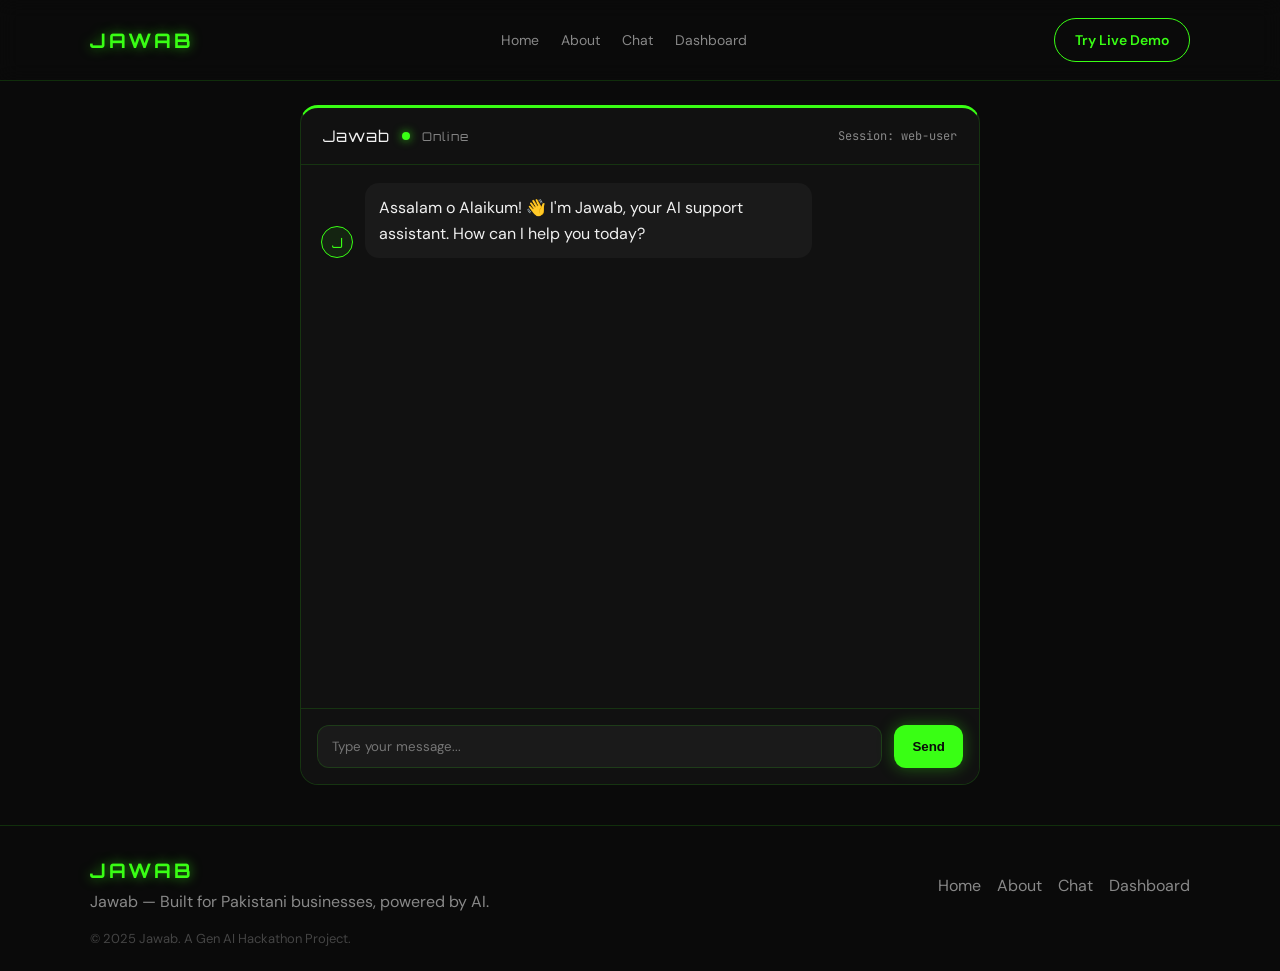
<file: frontend/pages/chat.html>
<!DOCTYPE html>
<html lang="en">
<head>
  <meta charset="UTF-8">
  <meta name="viewport" content="width=device-width, initial-scale=1">
  <title>Jawab | Web Chat</title>
  <link rel="preconnect" href="https://fonts.googleapis.com">
  <link rel="preconnect" href="https://fonts.gstatic.com" crossorigin>
  <link href="https://fonts.googleapis.com/css2?family=Orbitron:wght@400;600;700;900&family=DM+Sans:wght@300;400;500;600&family=JetBrains+Mono:wght@400;500&display=swap" rel="stylesheet">
  <style>
    :root {
      --bg-primary: #0a0a0a;
      --bg-secondary: #111111;
      --bg-tertiary: #1a1a1a;
      --neon-green: #39ff14;
      --neon-green-dim: #25b80d;
      --neon-green-faint: rgba(57, 255, 20, 0.08);
      --text-primary: #f0f0f0;
      --text-secondary: #888888;
      --text-dim: #444444;
      --border-color: rgba(57, 255, 20, 0.15);
      --border-active: rgba(57, 255, 20, 0.5);
      --danger: #ff4444;
      --warning: #ffaa00;
      --success: #39ff14;
    }

    * { box-sizing: border-box; }
    html { scroll-behavior: smooth; }
    body {
      margin: 0;
      min-height: 100vh;
      display: flex;
      flex-direction: column;
      background: var(--bg-primary);
      color: var(--text-primary);
      font-family: "DM Sans", sans-serif;
      opacity: 0;
      transition: opacity 0.3s ease;
    }
    body.page-ready { opacity: 1; }
    body.page-fade-out { opacity: 0; }
    a { color: inherit; text-decoration: none; }

    .container {
      width: min(1100px, 92vw);
      margin: 0 auto;
    }

    .nav {
      position: sticky;
      top: 0;
      z-index: 20;
      background: rgba(10, 10, 10, 0.9);
      backdrop-filter: blur(10px);
      border-bottom: 1px solid var(--border-color);
    }
    .nav-inner {
      display: flex;
      align-items: center;
      justify-content: space-between;
      padding: 18px 0;
      gap: 20px;
    }
    .logo {
      font-family: "Orbitron", sans-serif;
      letter-spacing: 3px;
      font-weight: 700;
      font-size: 20px;
      color: var(--neon-green);
      text-shadow: 0 0 12px rgba(57, 255, 20, 0.6);
      animation: glowPulse 2.4s ease-in-out infinite;
    }
    .nav-links {
      display: flex;
      gap: 22px;
      font-size: 14px;
      color: var(--text-secondary);
    }
    .nav-links a { transition: color 0.2s ease; }
    .nav-links a:hover { color: var(--text-primary); }

    .btn {
      display: inline-flex;
      align-items: center;
      justify-content: center;
      gap: 10px;
      padding: 12px 20px;
      border-radius: 999px;
      font-size: 14px;
      font-weight: 600;
      border: 1px solid transparent;
      transition: transform 0.2s ease, box-shadow 0.2s ease, border-color 0.2s ease;
      cursor: pointer;
    }
    .btn:active { transform: scale(0.97); }
    .btn-outline {
      border-color: var(--neon-green);
      color: var(--neon-green);
      background: transparent;
    }

    main {
      flex: 1;
      display: flex;
      align-items: stretch;
      justify-content: center;
      padding: 24px 0 40px;
    }

    .chat-shell {
      width: min(680px, 92vw);
      display: flex;
      flex-direction: column;
      background: var(--bg-secondary);
      border-radius: 18px;
      border: 1px solid var(--border-color);
      border-top: 3px solid var(--neon-green);
      min-height: calc(100vh - 220px);
      overflow: hidden;
    }
    .chat-header {
      padding: 18px 22px;
      border-bottom: 1px solid var(--border-color);
      display: flex;
      align-items: center;
      justify-content: space-between;
    }
    .chat-title {
      display: flex;
      align-items: center;
      gap: 12px;
      font-family: "Orbitron", sans-serif;
      letter-spacing: 1px;
    }
    .online-dot {
      width: 8px;
      height: 8px;
      border-radius: 50%;
      background: var(--neon-green);
      box-shadow: 0 0 10px rgba(57, 255, 20, 0.8);
    }
    .session-id {
      font-family: "JetBrains Mono", monospace;
      font-size: 12px;
      color: var(--text-secondary);
    }

    .chat-messages {
      flex: 1;
      padding: 18px 20px;
      overflow-y: auto;
      display: flex;
      flex-direction: column;
      gap: 16px;
    }

    .message-row {
      display: flex;
      gap: 12px;
      align-items: flex-end;
    }
    .message-row.user {
      justify-content: flex-end;
    }
    .message-bubble {
      max-width: 70%;
      padding: 12px 14px;
      border-radius: 14px;
      background: var(--bg-tertiary);
      color: var(--text-primary);
      line-height: 1.6;
      position: relative;
      animation: slideIn 0.35s ease;
    }
    .message-row.user .message-bubble {
      background: var(--neon-green-faint);
      border: 1px solid var(--border-color);
    }
    .avatar {
      width: 32px;
      height: 32px;
      border-radius: 50%;
      background: var(--neon-green-faint);
      border: 1px solid var(--neon-green);
      color: var(--neon-green);
      font-family: "Orbitron", sans-serif;
      display: grid;
      place-items: center;
      font-size: 14px;
    }

    .badge {
      display: inline-flex;
      align-items: center;
      gap: 6px;
      padding: 4px 10px;
      border-radius: 999px;
      font-size: 11px;
      margin-top: 8px;
      font-family: "JetBrains Mono", monospace;
      border: 1px solid transparent;
    }
    .badge--query {
      color: var(--success);
      border-color: rgba(57, 255, 20, 0.5);
      background: rgba(57, 255, 20, 0.08);
    }
    .badge--complaint {
      color: var(--warning);
      border-color: rgba(255, 170, 0, 0.5);
      background: rgba(255, 170, 0, 0.1);
    }
    .badge--escalate {
      color: var(--danger);
      border-color: rgba(255, 68, 68, 0.5);
      background: rgba(255, 68, 68, 0.1);
    }

    .typing {
      display: inline-flex;
      gap: 6px;
      align-items: center;
      padding: 10px 12px;
      border-radius: 14px;
      background: var(--bg-tertiary);
    }
    .typing span {
      width: 6px;
      height: 6px;
      border-radius: 50%;
      background: var(--neon-green);
      display: inline-block;
      animation: dotPulse 1.2s infinite;
    }
    .typing span:nth-child(2) { animation-delay: 0.2s; }
    .typing span:nth-child(3) { animation-delay: 0.4s; }

    .chat-input {
      display: flex;
      gap: 12px;
      padding: 16px;
      border-top: 1px solid var(--border-color);
      background: var(--bg-secondary);
    }
    .chat-input input {
      flex: 1;
      background: var(--bg-tertiary);
      border: 1px solid var(--border-color);
      border-radius: 12px;
      color: var(--text-primary);
      padding: 12px 14px;
      font-family: "DM Sans", sans-serif;
    }
    .chat-input input:focus {
      outline: none;
      border-color: var(--border-active);
      box-shadow: 0 0 10px rgba(57, 255, 20, 0.2);
    }
    .chat-input button {
      background: var(--neon-green);
      color: #0a0a0a;
      border: none;
      border-radius: 12px;
      padding: 0 18px;
      font-weight: 600;
      cursor: pointer;
      transition: transform 0.2s ease, box-shadow 0.2s ease;
      box-shadow: 0 0 16px rgba(57, 255, 20, 0.35);
    }
    .chat-input button:active { transform: scale(0.97); }

    .footer {
      border-top: 1px solid var(--border-color);
      background: var(--bg-primary);
      padding: 32px 0 24px;
    }
    .footer-top {
      display: flex;
      flex-wrap: wrap;
      align-items: center;
      justify-content: space-between;
      gap: 16px;
    }
    .footer p { color: var(--text-secondary); margin: 8px 0 0; }
    .footer-links { display: flex; gap: 16px; color: var(--text-secondary); }
    .footer-bottom { margin-top: 18px; color: var(--text-dim); font-size: 13px; }

    @keyframes glowPulse {
      0%, 100% { text-shadow: 0 0 12px rgba(57, 255, 20, 0.4); }
      50% { text-shadow: 0 0 22px rgba(57, 255, 20, 0.8); }
    }
    @keyframes slideIn {
      from { transform: translateY(12px); opacity: 0; }
      to { transform: translateY(0); opacity: 1; }
    }
    @keyframes dotPulse {
      0%, 80%, 100% { opacity: 0.3; transform: translateY(0); }
      40% { opacity: 1; transform: translateY(-4px); }
    }

    ::-webkit-scrollbar { width: 8px; }
    ::-webkit-scrollbar-track { background: var(--bg-primary); }
    ::-webkit-scrollbar-thumb {
      background: var(--neon-green-dim);
      border-radius: 10px;
    }
    * { scrollbar-width: thin; scrollbar-color: var(--neon-green-dim) var(--bg-primary); }

    @media (max-width: 900px) {
      .nav-inner { flex-direction: column; align-items: flex-start; }
      .chat-shell { min-height: calc(100vh - 260px); }
      .message-bubble { max-width: 82%; }
    }
    @media (prefers-reduced-motion: reduce) {
      * { animation: none !important; transition: none !important; }
    }
  </style>
</head>
<body class="chat-page">
  <nav class="nav">
    <div class="container nav-inner">
      <div class="logo">JAWAB</div>
      <div class="nav-links">
        <a href="index.html" data-route="home">Home</a>
        <a href="about.html" data-route="about">About</a>
        <a href="chat.html" data-route="chat">Chat</a>
        <a href="dashboard.html" data-route="dashboard">Dashboard</a>
      </div>
      <a class="btn btn-outline" href="chat.html" data-route="chat">Try Live Demo</a>
    </div>
  </nav>

  <main>
    <section class="chat-shell" aria-live="polite">
      <div class="chat-header">
        <div class="chat-title">
          <span>Jawab</span>
          <span class="online-dot"></span>
          <span style="font-size:12px; color: var(--text-secondary);">Online</span>
        </div>
        <div class="session-id" id="session-id">Session: --</div>
      </div>

      <div class="chat-messages" id="chat-messages"></div>

      <form class="chat-input" id="chat-form">
        <input id="chat-input" type="text" placeholder="Type your message..." autocomplete="off" />
        <button type="submit">Send</button>
      </form>
    </section>
  </main>

  <footer class="footer">
    <div class="container">
      <div class="footer-top">
        <div>
          <div class="logo">JAWAB</div>
          <p>Jawab &mdash; Built for Pakistani businesses, powered by AI.</p>
        </div>
        <div class="footer-links">
          <a href="index.html" data-route="home">Home</a>
          <a href="about.html" data-route="about">About</a>
          <a href="chat.html" data-route="chat">Chat</a>
          <a href="dashboard.html" data-route="dashboard">Dashboard</a>
        </div>
      </div>
      <div class="footer-bottom">&copy; 2025 Jawab. A Gen AI Hackathon Project.</div>
    </div>
  </footer>

  <script>
    (function () {
      function applyRouteLinks() {
        const routeMap = {
          home: "/",
          about: "/about",
          chat: "/chat-page",
          dashboard: "/dashboard"
        };
        const isHttp = window.location.protocol === "http:" || window.location.protocol === "https:";
        if (!isHttp) return;
        document.querySelectorAll("[data-route]").forEach((link) => {
          const key = link.getAttribute("data-route");
          if (routeMap[key]) {
            link.setAttribute("href", routeMap[key]);
          }
        });
      }

      function initPageTransitions() {
        document.querySelectorAll("a[href]").forEach((link) => {
          const href = link.getAttribute("href");
          if (!href || href.startsWith("#") || href.startsWith("mailto:") || href.startsWith("tel:")) {
            return;
          }
          const url = new URL(link.href, window.location.href);
          if (url.origin !== window.location.origin) return;
          link.addEventListener("click", (event) => {
            if (event.metaKey || event.ctrlKey || event.shiftKey || event.altKey) return;
            event.preventDefault();
            document.body.classList.add("page-fade-out");
            setTimeout(() => { window.location.href = url.href; }, 250);
          });
        });
      }

      function createTypingIndicator() {
        const row = document.createElement("div");
        row.className = "message-row";
        const avatar = document.createElement("div");
        avatar.className = "avatar";
        avatar.textContent = "J";
        const bubble = document.createElement("div");
        bubble.className = "typing";
        bubble.innerHTML = "<span></span><span></span><span></span>";
        row.appendChild(avatar);
        row.appendChild(bubble);
        return row;
      }

      function addMessage(role, text, category, persist = true) {
        const messages = document.getElementById("chat-messages");
        const row = document.createElement("div");
        row.className = "message-row " + role;

        if (role === "bot") {
          const avatar = document.createElement("div");
          avatar.className = "avatar";
          avatar.textContent = "J";
          row.appendChild(avatar);
        }

        const bubble = document.createElement("div");
        bubble.className = "message-bubble";
        bubble.textContent = text;

        if (role === "bot" && category) {
          const badge = document.createElement("div");
          const normalized = category.toLowerCase();
          if (normalized === "escalate") {
            badge.className = "badge badge--escalate";
            badge.innerHTML = "&#9888; Escalated";
          } else if (normalized === "complaint") {
            badge.className = "badge badge--complaint";
            badge.textContent = "complaint";
          } else {
            badge.className = "badge badge--query";
            badge.textContent = "query";
          }
          bubble.appendChild(badge);
        }

        row.appendChild(bubble);
        messages.appendChild(row);
        messages.scrollTop = messages.scrollHeight;

        if (persist) {
          pushHistory({ role, text, category: category || "" });
        }
      }

      function getHistoryKey() {
        return "jawab_chat_history_web-user";
      }

      function loadHistory() {
        try {
          const raw = localStorage.getItem(getHistoryKey());
          const parsed = raw ? JSON.parse(raw) : [];
          return Array.isArray(parsed) ? parsed : [];
        } catch (error) {
          return [];
        }
      }

      function pushHistory(entry) {
        const history = loadHistory();
        history.push(entry);
        try {
          localStorage.setItem(getHistoryKey(), JSON.stringify(history));
        } catch (error) {
          // Ignore storage failures (quota, private mode).
        }
      }

      async function sendMessage() {
        const input = document.getElementById("chat-input");
        const text = input.value.trim();
        if (!text) return;
        input.value = "";

        addMessage("user", text);

        const messages = document.getElementById("chat-messages");
        const typingRow = createTypingIndicator();
        messages.appendChild(typingRow);
        messages.scrollTop = messages.scrollHeight;

        const isHttp = window.location.protocol === "http:" || window.location.protocol === "https:";
        const apiBase = isHttp ? "" : "http://localhost:8080";

        try {
          const response = await fetch(apiBase + "/chat", {
            method: "POST",
            headers: { "Content-Type": "application/json" },
            body: JSON.stringify({ message: text, session_id: "web-user" })
          });

          if (!response.ok) {
            throw new Error("Request failed");
          }
          const data = await response.json();
          typingRow.remove();
          addMessage("bot", data.reply || "", data.category || "query");
        } catch (error) {
          typingRow.remove();
          addMessage("bot", "Something went wrong. Please try again.");
        }
      }

      document.addEventListener("DOMContentLoaded", () => {
        document.body.classList.add("page-ready");
        applyRouteLinks();
        initPageTransitions();

        document.getElementById("session-id").textContent = "Session: web-user";

        const existingHistory = loadHistory();
        if (existingHistory.length > 0) {
          existingHistory.forEach((entry) => {
            addMessage(entry.role, entry.text, entry.category || "", false);
          });
        } else {
          const wave = String.fromCodePoint(0x1F44B);
          addMessage("bot", "Assalam o Alaikum! " + wave + " I'm Jawab, your AI support assistant. How can I help you today?");
        }

        const form = document.getElementById("chat-form");
        form.addEventListener("submit", (event) => {
          event.preventDefault();
          sendMessage();
        });
      });
    })();
  </script>
</body>
</html>
</file>
